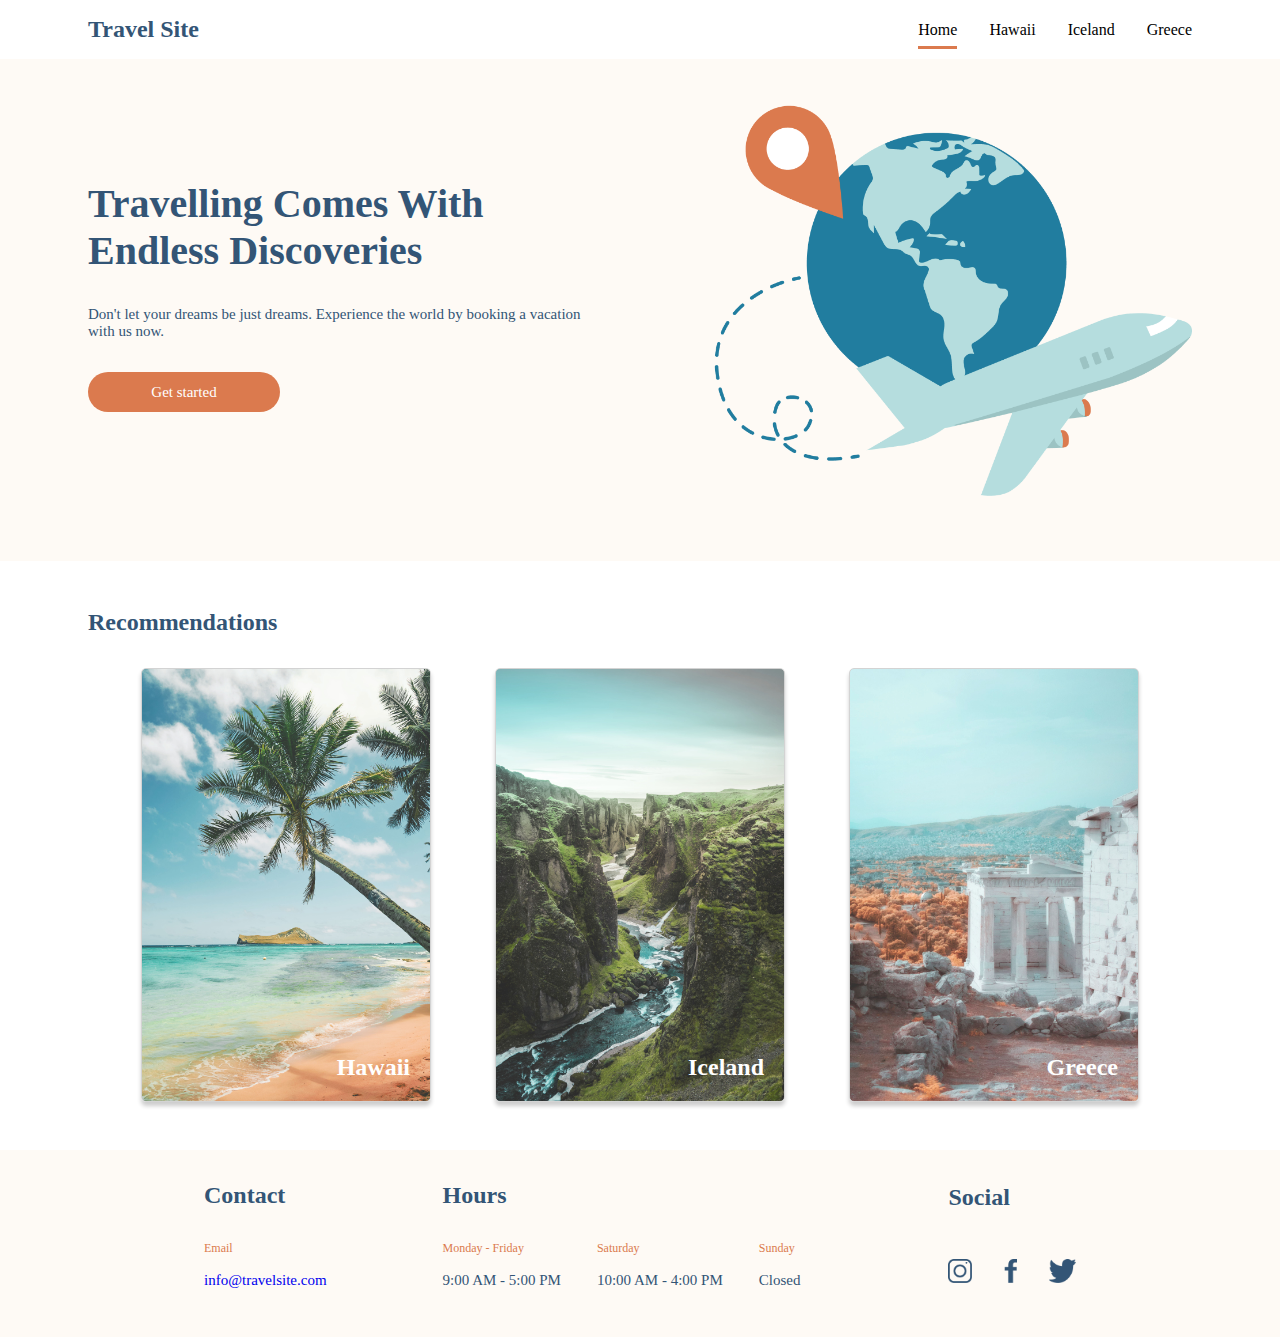
<file: index.html>
<!DOCTYPE html>
<html lang="en">

<head>
    <meta charset="UTF-8">
    <meta http-equiv="X-UA-Compatible" content="IE=edge">
    <meta name="viewport" content="width=device-width, initial-scale=1.0">
    <link rel="stylesheet" href="./CSS/main.css">
    <link rel="stylesheet" href="./CSS/global.css">
    <title>Index</title>
</head>

<body>
    <header class="header">
        <article class="header__article">
            <h3 class="header__h3">
                <a class="header__h3--anchor" href="/index.html">Travel Site</a>
            </h3>
        </article>
        <nav class="header__nav">
            <ul class="header__ul">
                <li class="header__li">
                    <a class="header__anchor" id="header__anchor--active" href="/index.html">Home</a>
                </li>
                <li class="header__li">
                    <a class="header__anchor" href="/Pages/hawaii.html">Hawaii</a>
                </li>
                <li class="header__li">
                    <a class="header__anchor" href="/Pages/iceland.html">Iceland</a>
                </li>
                <li class="header__li">
                    <a class="header__anchor" href="/Pages/greece.html">Greece</a>
                </li>
            </ul>
        </nav>
    </header>
    <section class="section__hero">
        <article class="hero__article">
            <h2 class="hero__text--heading1">Travelling Comes With Endless Discoveries</h2>
            <h5 class="hero__text--heading3">Don't let your dreams be just dreams. Experience the world by booking a
                vacation with us now.</h5>
            <div class="hero__div--button">
                <button class="hero__button">Get started</button>
            </div>
        </article>
        <article class="hero__image">
            <img class="hero__image--plane" src="./Assets/images/Images/hero.png" alt="hero__image--plane">
        </article>
    </section>
    <section class="section__recommendations">
        <h3 class="recommendations__heading2">Recommendations</h3>
        <article class="recommendations__image__border">
            <a class="no__underline" href="/Pages/hawaii.html">
                <div class="recommendations__hawaii--box">
                    <h3 class="recommendations__hawaii--text">Hawaii</h3>
                </div>
            </a>
            <a class="no__underline" href="/Pages/iceland.html">
                <div class="recommendations__iceland--box">
                    <h3 class="recommendations__iceland--text">Iceland</h3>
                </div>
            </a>
            <a class="no__underline" href="/Pages/greece.html">
                <div class="recommendations__greece--box">
                    <h3 class="recommendations__greece--text">Greece</h3>
                </div>
            </a>
        </article>
    </section>
    <footer class="footer">
        <article class="footer__article1">
            <h3 class="footer__heading2">Contact</h3>
            <p class="footer__paragraph">Email</p>
            <h5 class="footer__heading3">
                <a class="footer__anchor--email" href="mailto: info@travelsite.com">info@travelsite.com</a>
            </h5>
        </article>
        <article class="footer__article2">
            <h3 class="footer__heading2">Hours</h3>
            <div class="footer__box--week">
                <p class="footer__paragraph">Monday - Friday</p>
                <h5 class="footer__heading3">9:00 AM - 5:00 PM</h5>
            </div>
            <div class="footer__box--week">
                <p class="footer__paragraph">Saturday</p>
                <h5 class="footer__heading3">10:00 AM - 4:00 PM</h5>
            </div>
            <div class="footer__box--week">
                <p class="footer__paragraph">Sunday</p>
                <h5 class="footer__heading3">Closed</h5>
            </div>
        </article>
        <article class="footer__article3">
            <h3 class="footer__heading2">Social</h3>
            <div class="footer__social--images">
                <a href="https://www.instagram.com">
                    <img class="footer__icon--instagram" src="../Assets/images/Icons/icon-instagram.png"
                        alt="footer__instagram--icon">
                </a>
                <a href="https://www.facebook.com">
                    <img class="footer__icon--facebook" src="../Assets/images/Icons/icon-facebook.png"
                        alt="footer__facebook--icon">
                </a>
                <a href="https://www.twitter.com">
                    <img class="footer__icon--twitter" src="../Assets/images/Icons/icon-twitter.png"
                        alt="footer__twitter--icon">
                </a>
            </div>
        </article>
    </footer>
</body>

</html>
</file>
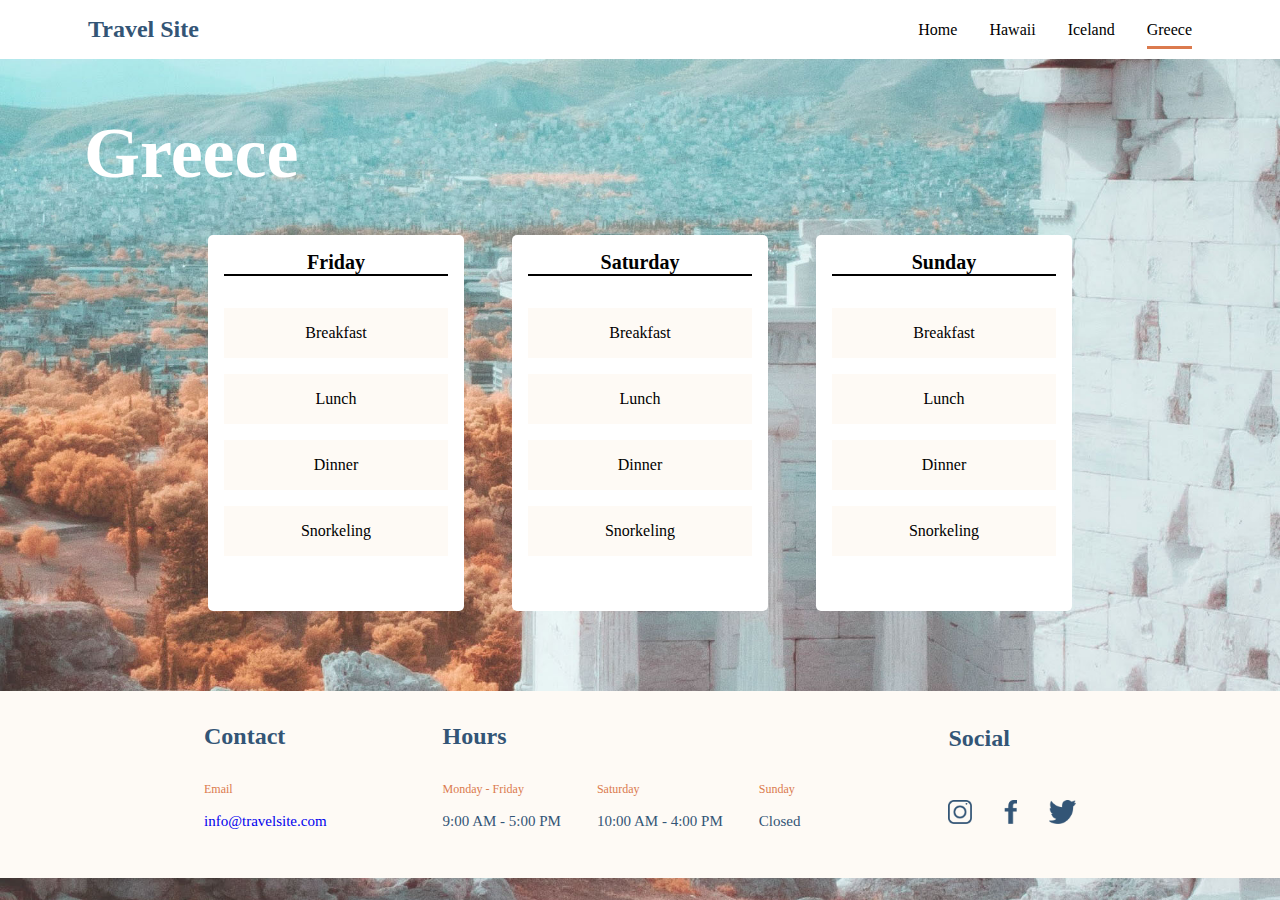
<file: Pages/greece.html>
<!DOCTYPE html>
<html lang="en">

<head>
    <meta charset="UTF-8">
    <meta http-equiv="X-UA-Compatible" content="IE=edge">
    <meta name="viewport" content="width=device-width, initial-scale=1.0">
    <link rel="stylesheet" href="../CSS/destinations.css">
    <link rel="stylesheet" href="../CSS/global.css">
    <title>Greece</title>
</head>

<body class="greece">
    <header class="header">
        <article class="header__article">
            <h3 class="header__h3">
                <a class="header__h3--anchor" href="/index.html">Travel Site</a>
            </h3>
        </article>
        <nav class="header__nav">
            <ul class="header__ul">
                <li class="header__li">
                    <a class="header__anchor" href="../index.html">Home</a>
                </li>
                <li class="header__li">
                    <a class="header__anchor" href="./hawaii.html">Hawaii</a>
                </li>
                <li class="header__li">
                    <a class="header__anchor" href="./iceland.html">Iceland</a>
                </li>
                <li class="header__li">
                    <a class="header__anchor" id="header__anchor--active" href="./greece.html">Greece</a>
                </li>
            </ul>
        </nav>
    </header>
    <section class="section__country">
        <h1 class="section__text">Greece</h1>
        <article class="section__box--weekend">
            <div class="section__box--activity">
                <h4 class="section__box--day">Friday</h4>
                <ul class="section__box--unordered__list">
                    <li class="section__box--list__item">Breakfast</li>
                    <li class="section__box--list__item">Lunch</li>
                    <li class="section__box--list__item">Dinner</li>
                    <li class="section__box--list__item">Snorkeling</li>
                </ul>
            </div>
            <div class="section__box--activity">
                <h4 class="section__box--day">Saturday</h4>
                <ul class="section__box--unordered__list">
                    <li class="section__box--list__item">Breakfast</li>
                    <li class="section__box--list__item">Lunch</li>
                    <li class="section__box--list__item">Dinner</li>
                    <li class="section__box--list__item">Snorkeling</li>
                </ul>
            </div>
            <div class="section__box--activity">
                <h4 class="section__box--day">Sunday</h4>
                <ul class="section__box--unordered__list">
                    <li class="section__box--list__item">Breakfast</li>
                    <li class="section__box--list__item">Lunch</li>
                    <li class="section__box--list__item">Dinner</li>
                    <li class="section__box--list__item">Snorkeling</li>
                </ul>
            </div>
        </article>
    </section>
    <footer class="footer">
        <article class="footer__article1">
            <h3 class="footer__heading2">Contact</h3>
            <p class="footer__paragraph">Email</p>
            <h5 class="footer__heading3">
                <a class="footer__anchor--email" href="mailto: info@travelsite.com">info@travelsite.com</a>
            </h5>
        </article>
        <article class="footer__article2">
            <h3 class="footer__heading2">Hours</h3>
            <div class="footer__box--week">
                <p class="footer__paragraph">Monday - Friday</p>
                <h5 class="footer__heading3">9:00 AM - 5:00 PM</h5>
            </div>
            <div class="footer__box--week">
                <p class="footer__paragraph">Saturday</p>
                <h5 class="footer__heading3">10:00 AM - 4:00 PM</h5>
            </div>
            <div class="footer__box--week">
                <p class="footer__paragraph">Sunday</p>
                <h5 class="footer__heading3">Closed</h5>
            </div>
        </article>
        <article class="footer__article3">
            <h3 class="footer__heading2">Social</h3>
            <div class="footer__social--images">
                <a href="https://www.instagram.com">
                    <img class="footer__icon--instagram" src="../Assets/images/Icons/icon-instagram.png"
                        alt="footer__instagram--icon">
                </a>
                <a href="https://www.facebook.com">
                    <img class="footer__icon--facebook" src="../Assets/images/Icons/icon-facebook.png"
                        alt="footer__facebook--icon">
                </a>
                <a href="https://www.twitter.com">
                    <img class="footer__icon--twitter" src="../Assets/images/Icons/icon-twitter.png"
                        alt="footer__twitter--icon">
                </a>
            </div>
        </article>
    </footer>
</body>

</html>
</file>
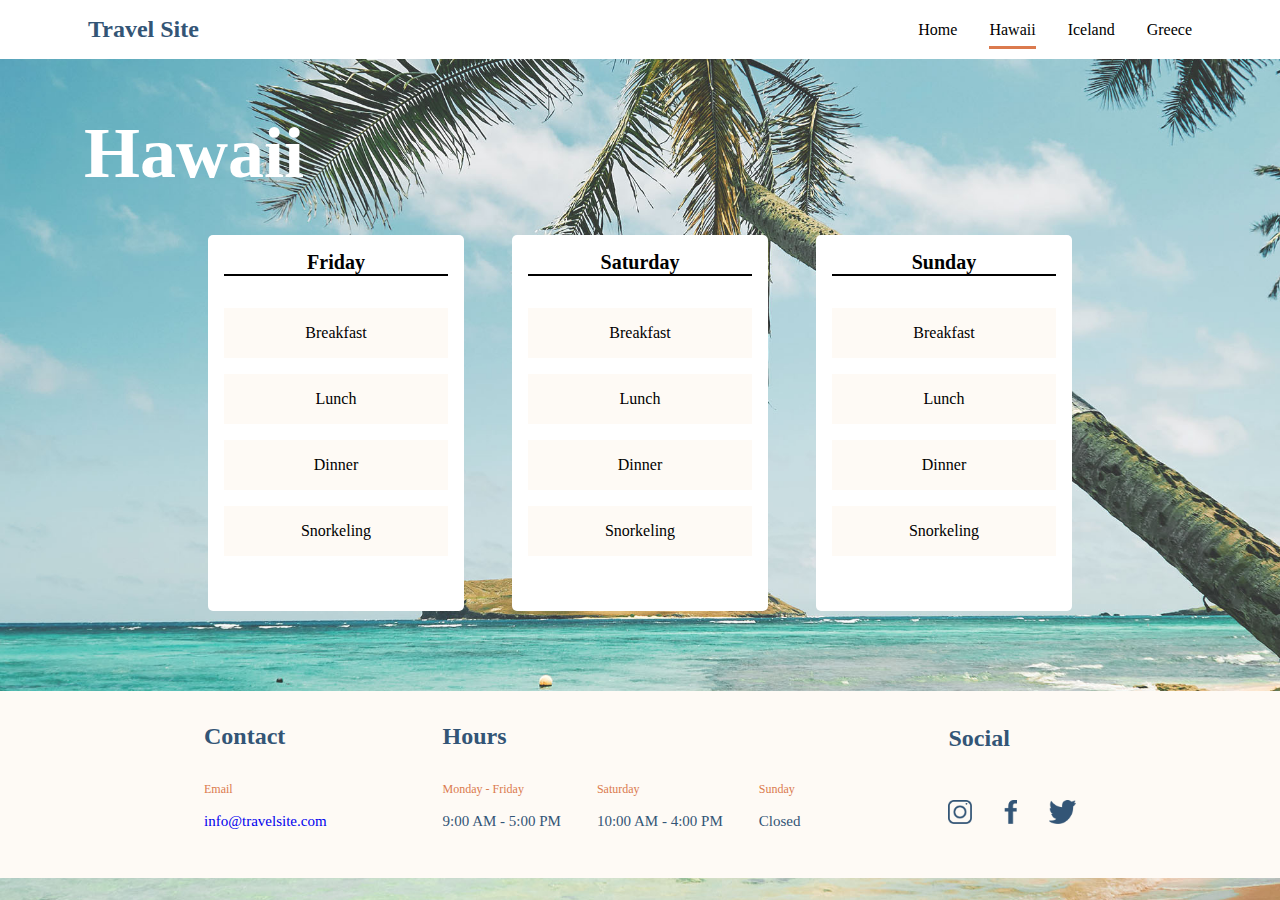
<file: Pages/hawaii.html>
<!DOCTYPE html>
<html lang="en">

<head>
    <meta charset="UTF-8">
    <meta http-equiv="X-UA-Compatible" content="IE=edge">
    <meta name="viewport" content="width=device-width, initial-scale=1.0">
    <link rel="stylesheet" href="../CSS/destinations.css">
    <link rel="stylesheet" href="../CSS/global.css">
    <title>Hawaii</title>
</head>

<body class="hawaii">
    <header class="header">
        <article class="header__article">
            <h3 class="header__h3">
                <a class="header__h3--anchor" href="/index.html">Travel Site</a>
            </h3>
        </article>
        <nav class="header__nav">
            <ul class="header__ul">
                <li class="header__li">
                    <a class="header__anchor" href="../index.html">Home</a>
                </li>
                <li class="header__li">
                    <a class="header__anchor" id="header__anchor--active" href="./hawaii.html">Hawaii</a>
                </li>
                <li class="header__li">
                    <a class="header__anchor" href="./iceland.html">Iceland</a>
                </li>
                <li class="header__li">
                    <a class="header__anchor" href="./greece.html">Greece</a>
                </li>
            </ul>
        </nav>
    </header>
    <section class="section__country">
        <h1 class="section__text">Hawaii</h1>
        <article class="section__box--weekend">
            <div class="section__box--activity">
                <h4 class="section__box--day">Friday</h4>
                <ul class="section__box--unordered__list">
                    <li class="section__box--list__item">Breakfast</li>
                    <li class="section__box--list__item">Lunch</li>
                    <li class="section__box--list__item">Dinner</li>
                    <li class="section__box--list__item">Snorkeling</li>
                </ul>
            </div>
            <div class="section__box--activity">
                <h4 class="section__box--day">Saturday</h4>
                <ul class="section__box--unordered__list">
                    <li class="section__box--list__item">Breakfast</li>
                    <li class="section__box--list__item">Lunch</li>
                    <li class="section__box--list__item">Dinner</li>
                    <li class="section__box--list__item">Snorkeling</li>
                </ul>
            </div>
            <div class="section__box--activity">
                <h4 class="section__box--day">Sunday</h4>
                <ul class="section__box--unordered__list">
                    <li class="section__box--list__item">Breakfast</li>
                    <li class="section__box--list__item">Lunch</li>
                    <li class="section__box--list__item">Dinner</li>
                    <li class="section__box--list__item">Snorkeling</li>
                </ul>
            </div>
        </article>
    </section>
    <footer class="footer">
        <article class="footer__article1">
            <h3 class="footer__heading2">Contact</h3>
            <p class="footer__paragraph">Email</p>
            <h5 class="footer__heading3">
                <a class="footer__anchor--email" href="mailto: info@travelsite.com">info@travelsite.com</a>
            </h5>
        </article>
        <article class="footer__article2">
            <h3 class="footer__heading2">Hours</h3>
            <div class="footer__box--week">
                <p class="footer__paragraph">Monday - Friday</p>
                <h5 class="footer__heading3">9:00 AM - 5:00 PM</h5>
            </div>
            <div class="footer__box--week">
                <p class="footer__paragraph">Saturday</p>
                <h5 class="footer__heading3">10:00 AM - 4:00 PM</h5>
            </div>
            <div class="footer__box--week">
                <p class="footer__paragraph">Sunday</p>
                <h5 class="footer__heading3">Closed</h5>
            </div>
        </article>
        <article class="footer__article3">
            <h3 class="footer__heading2">Social</h3>
            <div class="footer__social--images">
                <a href="https://www.instagram.com">
                    <img class="footer__icon--instagram" src="../Assets/images/Icons/icon-instagram.png"
                        alt="footer__instagram--icon">
                </a>
                <a href="https://www.facebook.com">
                    <img class="footer__icon--facebook" src="../Assets/images/Icons/icon-facebook.png"
                        alt="footer__facebook--icon">
                </a>
                <a href="https://www.twitter.com">
                    <img class="footer__icon--twitter" src="../Assets/images/Icons/icon-twitter.png"
                        alt="footer__twitter--icon">
                </a>
            </div>
        </article>
    </footer>
</body>

</html>
</file>
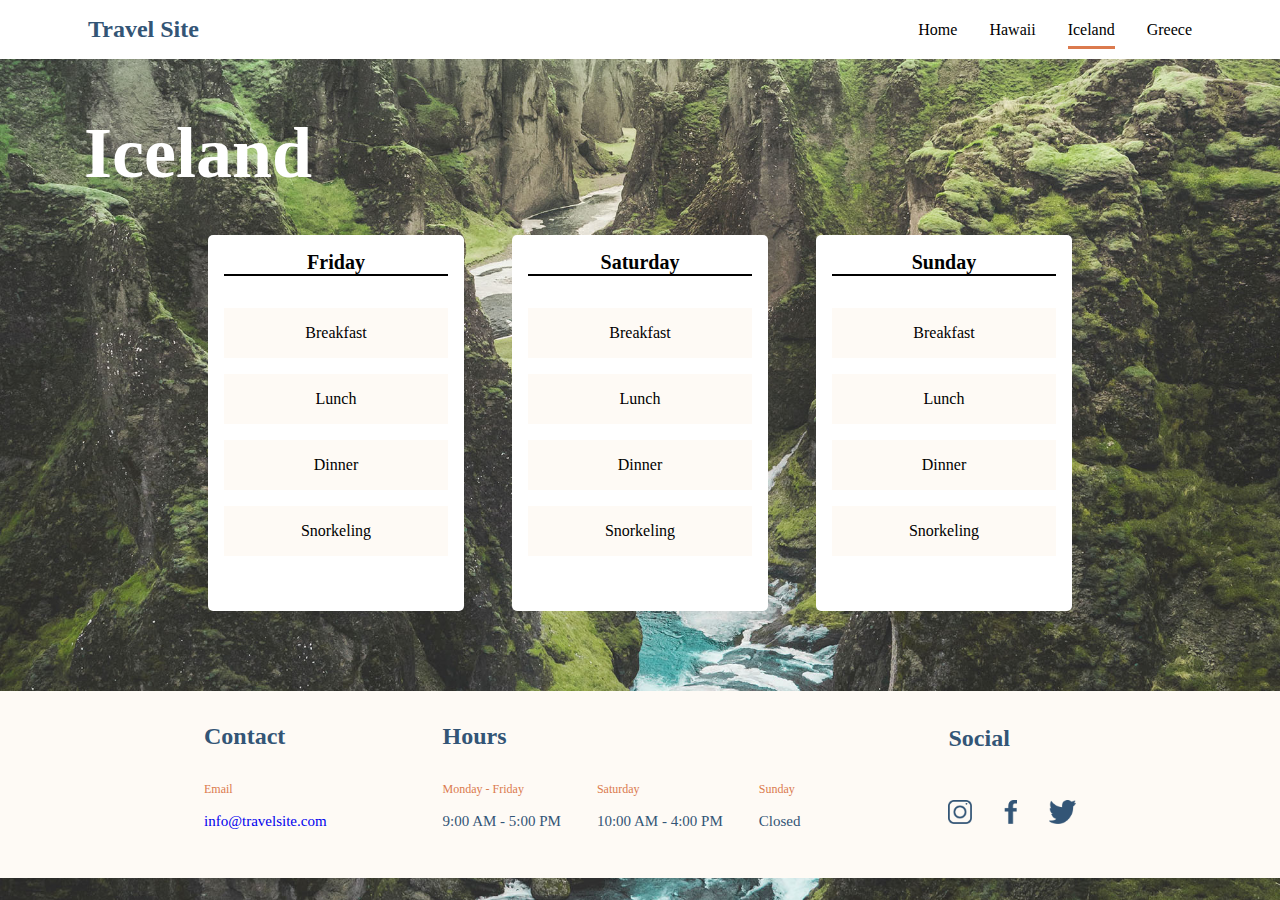
<file: Pages/iceland.html>
<!DOCTYPE html>
<html lang="en">

<head>
    <meta charset="UTF-8">
    <meta http-equiv="X-UA-Compatible" content="IE=edge">
    <meta name="viewport" content="width=device-width, initial-scale=1.0">
    <link rel="stylesheet" href="../CSS/destinations.css">
    <link rel="stylesheet" href="../CSS/global.css">
    <title>Iceland</title>
</head>

<body class="iceland">
    <header class="header">
        <article class="header__article">
            <h3 class="header__h3">
                <a class="header__h3--anchor" href="/index.html">Travel Site</a>
            </h3>
        </article>
        <nav class="header__nav">
            <ul class="header__ul">
                <li class="header__li">
                    <a class="header__anchor" href="../index.html">Home</a>
                </li>
                <li class="header__li">
                    <a class="header__anchor" href="./hawaii.html">Hawaii</a>
                </li>
                <li class="header__li">
                    <a class="header__anchor" id="header__anchor--active" href="./iceland.html">Iceland</a>
                </li>
                <li class="header__li">
                    <a class="header__anchor" href="./greece.html">Greece</a>
                </li>
            </ul>
        </nav>
    </header>
    <section class="section__country">
        <h1 class="section__text">Iceland</h1>
        <article class="section__box--weekend">
            <div class="section__box--activity">
                <h4 class="section__box--day">Friday</h4>
                <ul class="section__box--unordered__list">
                    <li class="section__box--list__item">Breakfast</li>
                    <li class="section__box--list__item">Lunch</li>
                    <li class="section__box--list__item">Dinner</li>
                    <li class="section__box--list__item">Snorkeling</li>
                </ul>
            </div>
            <div class="section__box--activity">
                <h4 class="section__box--day">Saturday</h4>
                <ul class="section__box--unordered__list">
                    <li class="section__box--list__item">Breakfast</li>
                    <li class="section__box--list__item">Lunch</li>
                    <li class="section__box--list__item">Dinner</li>
                    <li class="section__box--list__item">Snorkeling</li>
                </ul>
            </div>
            <div class="section__box--activity">
                <h4 class="section__box--day">Sunday</h4>
                <ul class="section__box--unordered__list">
                    <li class="section__box--list__item">Breakfast</li>
                    <li class="section__box--list__item">Lunch</li>
                    <li class="section__box--list__item">Dinner</li>
                    <li class="section__box--list__item">Snorkeling</li>
                </ul>
            </div>
        </article>
    </section>
    <footer class="footer">
        <article class="footer__article1">
            <h3 class="footer__heading2">Contact</h3>
            <p class="footer__paragraph">Email</p>
            <h5 class="footer__heading3">
                <a class="footer__anchor--email" href="mailto: info@travelsite.com">info@travelsite.com</a>
            </h5>
        </article>
        <article class="footer__article2">
            <h3 class="footer__heading2">Hours</h3>
            <div class="footer__box--week">
                <p class="footer__paragraph">Monday - Friday</p>
                <h5 class="footer__heading3">9:00 AM - 5:00 PM</h5>
            </div>
            <div class="footer__box--week">
                <p class="footer__paragraph">Saturday</p>
                <h5 class="footer__heading3">10:00 AM - 4:00 PM</h5>
            </div>
            <div class="footer__box--week">
                <p class="footer__paragraph">Sunday</p>
                <h5 class="footer__heading3">Closed</h5>
            </div>
        </article>
        <article class="footer__article3">
            <h3 class="footer__heading2">Social</h3>
            <div class="footer__social--images">
                <a href="https://www.instagram.com">
                    <img class="footer__icon--instagram" src="../Assets/images/Icons/icon-instagram.png"
                        alt="footer__instagram--icon">
                </a>
                <a href="https://www.facebook.com">
                    <img class="footer__icon--facebook" src="../Assets/images/Icons/icon-facebook.png"
                        alt="footer__facebook--icon">
                </a>
                <a href="https://www.twitter.com">
                    <img class="footer__icon--twitter" src="../Assets/images/Icons/icon-twitter.png"
                        alt="footer__twitter--icon">
                </a>
            </div>
        </article>
    </footer>
</body>

</html>
</file>
<file: CSS/main.css>
* {
    margin: 0;
    padding: 0;
}
.section__hero {
    background-color: #fefaf5;
    display: flex;
    justify-content: space-around;
    padding: 6rem 5.5rem 4rem 5.5rem;
}
.hero__article {
    display: flex;
    flex-direction: column;
    justify-content: center;
    width: 65%;
}
.hero__text--heading1 {
    color: #335576;
    margin-bottom: 2rem;
}
.hero__text--heading3 {
    color: #335576;
    margin-bottom: 2rem;
}
.hero__button {
    background-color: #DB7A4E;
    color: white;
    height: 2.5rem;
    width: 12rem;
    border-radius: 2rem;
    border: 0 solid rgba(255, 255, 255, 0.05);
    font-family: Verdana;
    font-size: .9375rem;
    font-weight: 100;
}
.hero__image {
    display: flex;
    justify-content: right;
}
.hero__image--plane {
    width: 80%;
}
.section__recommendations {
    margin: 3rem 5.5rem;
}
.recommendations__heading2 {
    color: #335576;
    margin: 2rem 0;
}
.recommendations__image__border {
    display: flex;
    justify-content: center;
    gap: 4rem;
}
.recommendations__hawaii--box {
    border: lightgray solid .0625rem;
    background-image: url(/Assets/images/Images/hawaii.jpg);
    background-size: cover;
    border-radius: .3125rem;
    height: 27rem;
    width: 18rem;
    display: flex;
    justify-content: flex-end;
    box-shadow: 0 .25rem .25rem rgba(0, 0, 0, .2);
}
.recommendations__iceland--box {
    border: lightgray solid .0625rem;
    background-image: url(/Assets/images/Images/iceland.jpg);
    background-size: cover;
    border-radius: .3125rem;
    height: 27rem;
    width: 18rem;
    display: flex;
    justify-content: flex-end;
    box-shadow: 0 .25rem .25rem rgba(0, 0, 0, .2);
}
.recommendations__greece--box {
    border: lightgray solid .0625rem;
    background-image: url(/Assets/images/Images/greece.jpg);
    background-size: cover;
    border-radius: .3125rem;
    height: 27rem;
    width: 18rem;
    display: flex;
    justify-content: flex-end;
    box-shadow: 0 .25rem .25rem rgba(0, 0, 0, .2);
}
.recommendations__hawaii--text {
    color: white;
    display: flex;
    align-self: flex-end;
    margin-bottom: 1.25rem;
    margin-right: 1.25rem;
}
.recommendations__iceland--text {
    color: white;
    display: flex;
    align-self: flex-end;
    margin-bottom: 1.25rem;
    margin-right: 1.25rem;
}
.recommendations__greece--text {
    color: white;
    display: flex;
    align-self: flex-end;
    margin-bottom: 1.25rem;
    margin-right: 1.25rem;
}
</file>
<file: CSS/global.css>
body {
    font-family: Verdana;
}
h1 {
    font-size: 4.5rem;
}
h2 {
    font-size: 2.5rem;
}
h3 {
    font-size: 1.5rem;
}
h4 {
    font-size: 1.25rem;
}
h5 {
    font-weight: 100;
    font-size: .9375rem;
}
p {
    font-size: .75rem;
}
.no__underline {
    text-decoration: none;
}
.header {
    display: flex;
    justify-content: space-between;
    position: fixed;
    width: 87.5%;
    background-color: #FFFFFF;
    padding: 1rem 5.5rem;
    z-index: 1;
}
.header__nav {
    display: flex;
    align-items: center;
}
.header__h3 {
    color: #335576;
}
.header__h3--anchor {
    text-decoration: none;
    color: inherit;
}
#header__anchor--active {
    border-bottom: .1875rem solid #DB7A4E;
}
.header__ul {
    list-style: none;
    display: flex;
    padding: 0;
    margin: 0;
}
.header__anchor {
    text-decoration: none;
    margin: 0 1rem;
    padding-bottom: .5rem;
    color: black;
}
.header__anchor:hover {
    border-bottom: .1875rem solid #DB7A4E;
}
#header__anchor--active {
    border-bottom: .1875rem solid #DB7A4E;
}
.footer {
    display: flex;
    justify-content: space-evenly;
    align-items: center;
    background-color: #fefaf5;
    padding: 1rem 5.5rem 3rem 5.5rem;
}
.footer__heading2 {
    color: #335576;
    font-size: 1.5rem;
    padding: 1rem 0;
}
.footer__article1 {
    color: #335576;
}
.footer__box--week {
    display: inline-flex;
    flex-direction: column;
    margin-right: 2rem;
}
.footer__paragraph {
    color: #DB7A4E;
    margin: 1rem 0;
}
.footer__heading3 {
    color: #335576;
}
.footer__anchor--email {
    text-decoration: none;
}
.footer__social--images {
    display: flex;
    justify-content: center;
    gap: 2rem;
    margin-top: 2rem;
}
.footer__icon--instagram {
    height: 1.5rem;
    width: 100%;
}
.footer__icon--facebook {
    height: 1.5rem;
    width: 100%;
}
.footer__icon--twitter {
    height: 1.5rem;
    width: 100%;
}
</file>
<file: CSS/destinations.css>
* {
    margin: 0;
    padding: 0;
}
.hawaii {
    background-image: url(../Assets/images/Images/hawaii.jpg);
    background-size: cover;
    background-position: 0 58%;
    background-repeat: no-repeat;
}
.iceland {
    background-image: url(../Assets/images/Images/iceland.jpg);
    background-size: cover;
    background-position: 0 58%;
    background-repeat: no-repeat;
}
.greece {
    background-image: url(../Assets/images/Images/greece.jpg);
    background-size: cover;
    background-position: 0 58%;
    background-repeat: no-repeat;
}
.section__text {
    padding: 1rem 5rem;
    position: relative;
    top: 6rem;
    left: .25rem;
    color: white;
}
.section__box--weekend {
    display: flex;
    justify-content: center;
    gap: 3rem;
    height: 36rem;
    align-items: flex-end;
}
.section__box--activity {
    border-radius: .3125rem;
    text-align: center;
    height: 19rem;
    width: 14rem;
    margin: 5rem 0;
    display: flex;
    flex-direction: column;
    justify-content: space-between;
    background-color: white;
    padding: 1rem 1rem 3.5rem 1rem;
    font-size: 24px;

}
.section__box--day {
    border-bottom: 2px solid black;

}
.section__box--unordered__list {
    list-style-type: none;
    margin: 2rem 0;
}
.section__box--list__item {
    background-color: #fefaf5;
    padding: 1rem 0;
    font-size: 1rem;
    margin-bottom: 1rem;
}
</file>
